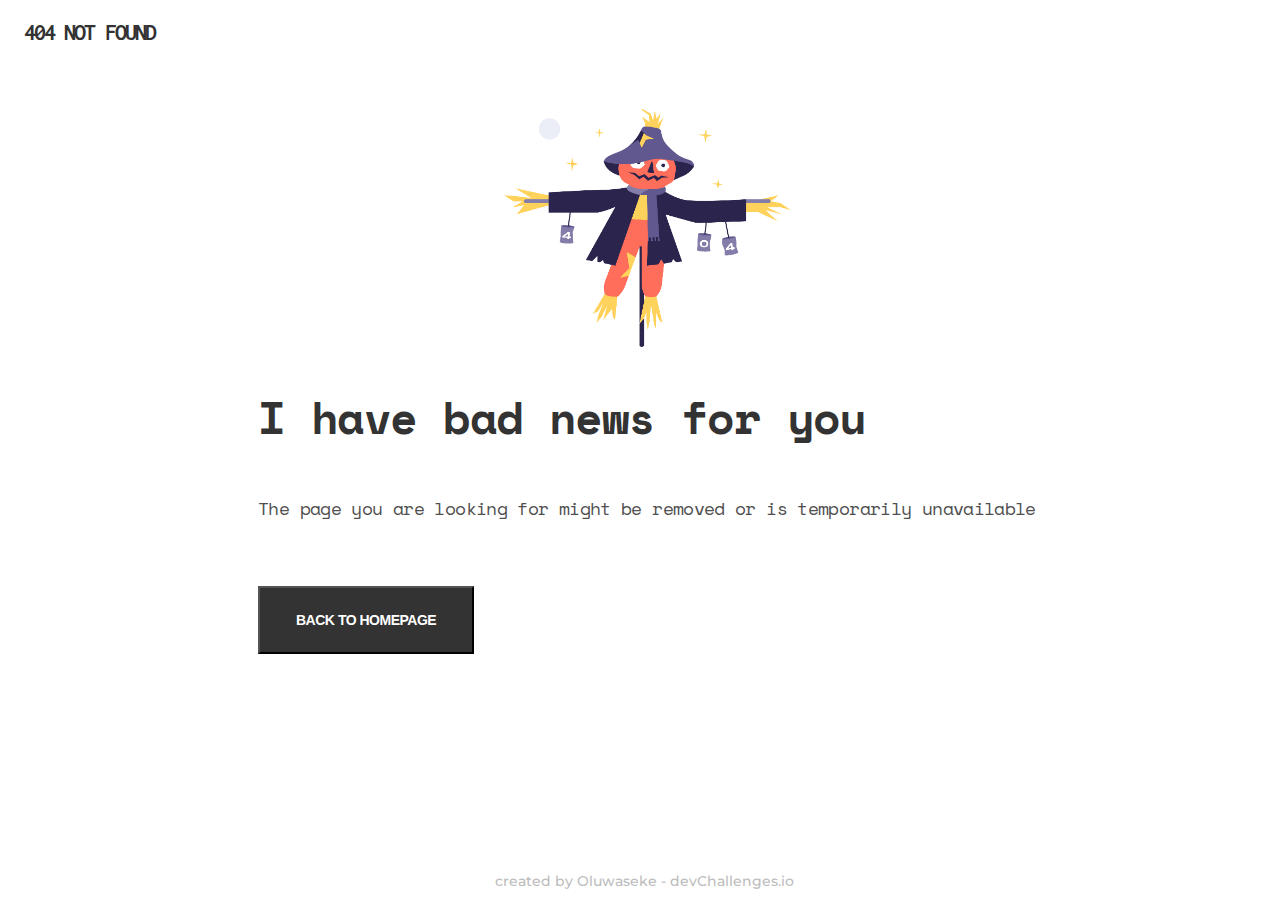
<file: 404Not_Found/index.html>
<!DOCTYPE html>
<html lang="en">
  <head>
    <meta charset="UTF-8" />
    <meta http-equiv="X-UA-Compatible" content="IE=edge" />
    <meta name="viewport" content="width=device-width, initial-scale=1.0" />
    <link rel="preconnect" href="https://fonts.googleapis.com" />
    <link rel="preconnect" href="https://fonts.gstatic.com" crossorigin />
    <link
      href="https://fonts.googleapis.com/css2?family=Inconsolata:wght@700&family=Montserrat:wght@400;500&family=Space+Mono:wght@400;700&display=swap"
      rel="stylesheet"
    />
    <link rel="stylesheet" href="./styles/styles.css" />
    <title>404 Not Found</title>
  </head>
  <body>
    <div class="container">
      <header>404 Not Found</header>
      <main>
        <img src="./Scarecrow.png" alt="Scarecrow" />
        <div>
          <h1>I have bad news for you</h1>
          <h6>
            The page you are looking for might be removed or is temporarily
            unavailable
          </h6>
          <button>Back to Homepage</button>
        </div>
      </main>
      <footer>created by Oluwaseke - devChallenges.io</footer>
    </div>
  </body>
</html>
</file>
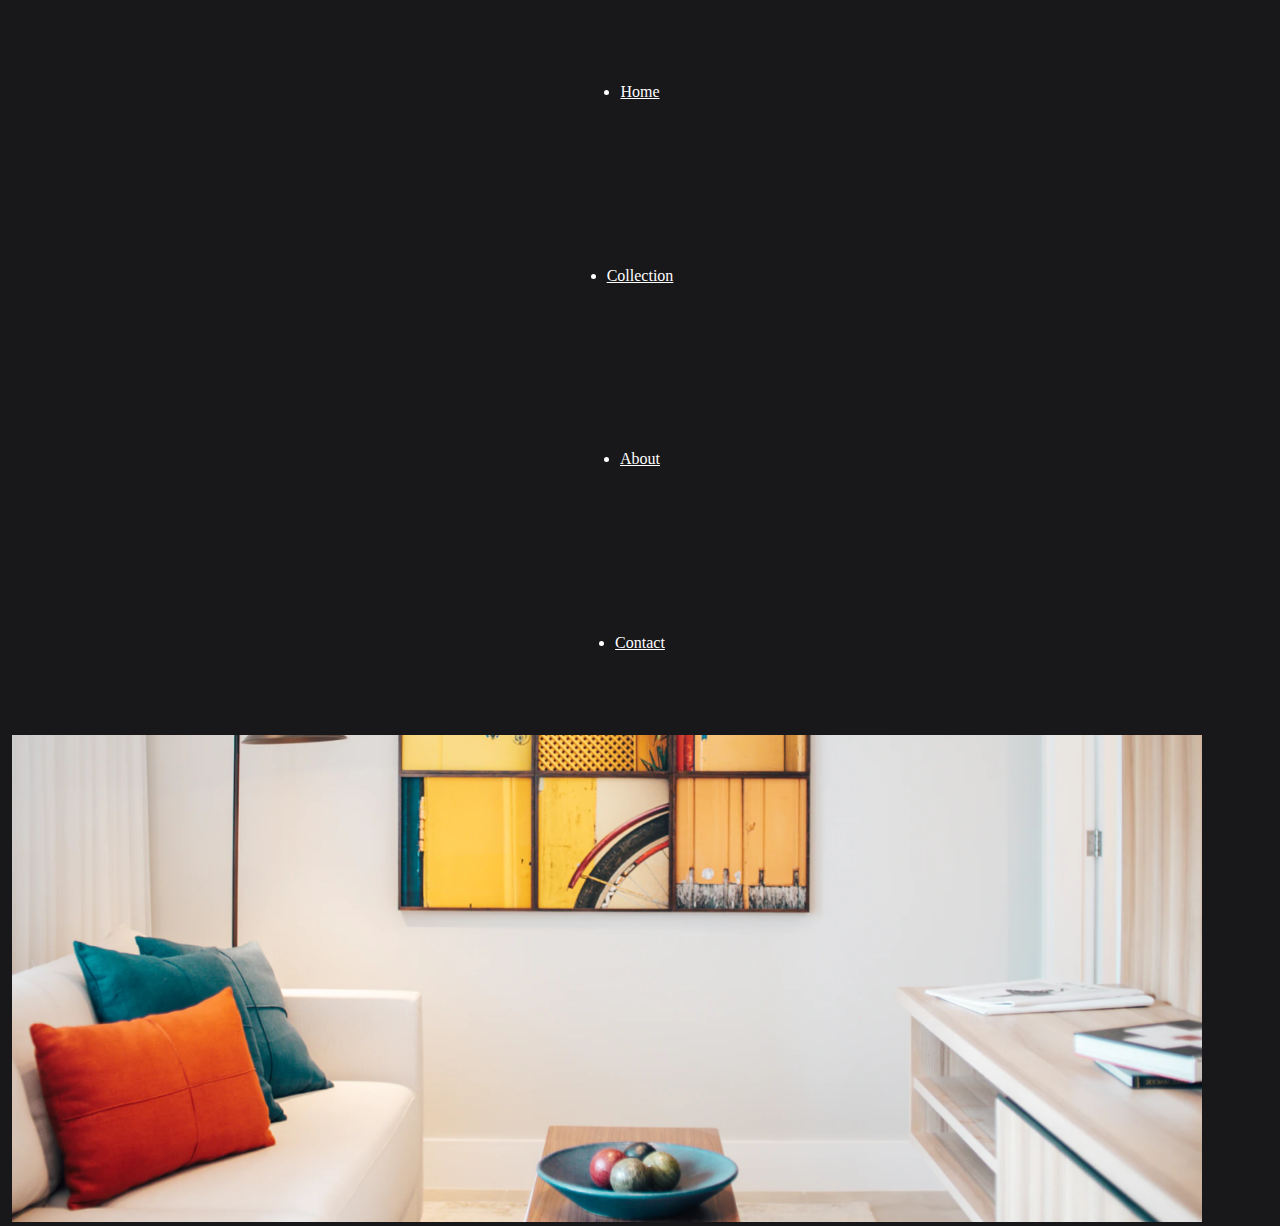
<file: interiorConsultant/index.html>
<!DOCTYPE html>
<html lang="en">
  <head>
    <meta charset="UTF-8" />
    <meta name="viewport" content="width=device-width, initial-scale=1.0" />
    <link rel="stylesheet" href="styles/style.css" />
    <link
      rel="stylesheet"
      href="https://cdnjs.cloudflare.com/ajax/libs/font-awesome/6.4.0/css/all.min.css"
      integrity="sha512-iecdLmaskl7CVkqkXNQ/ZH/XLlvWZOJyj7Yy7tcenmpD1ypASozpmT/E0iPtmFIB46ZmdtAc9eNBvH0H/ZpiBw=="
      crossorigin="anonymous"
      referrerpolicy="no-referrer"
    />
    <title>Document</title>
  </head>
  <body>
    <header>
      <div class="logo">This Interior</div>
      <input id="menu-toggle" type="checkbox" />
      <label class="menu-button-container" for="menu-toggle">
        <div class="menu-button"></div>
      </label>
      <nav>
        <ul class="overlay">
          <li><a href="#">Home</a></li>
          <li><a href="">Collection</a></li>
          <li><a href="">About</a></li>
          <li><a href="">Contact</a></li>
        </ul>
      </nav>
    </header>
    <main>
      <div>
        <h1>Modern interior</h1>
        <p>
          A full-Service residential & commercial interior design and staging
          company offering professional organizing & eco-services.
        </p>
        <h4>
          Read more
          <i class="fa-solid fa-arrow-right-long" style="color: #ffffff"></i>
        </h4>
      </div>
      <div class="container">
        <img src="photo1.png" alt="Interior Design" />
        <div class="profile">
          <div class="profile-data">
            <img src="photo2.png" alt="Aliza Webber" />
            <div>
              <h5>Aliza Webber</h5>
              <h6>Interior Designer</h6>
            </div>
          </div>
          <h2>Designed in 2020 by Aliza Webber</h2>
        </div>
      </div>
    </main>
    <footer>
      created by
      <a
        target="_blank"
        href="https://github.com/oluwaseke/devChallenges/tree/main/MyTeamPage"
        >oluwaseke</a
      >
      - devChallenges.io
    </footer>
  </body>
</html>
</file>
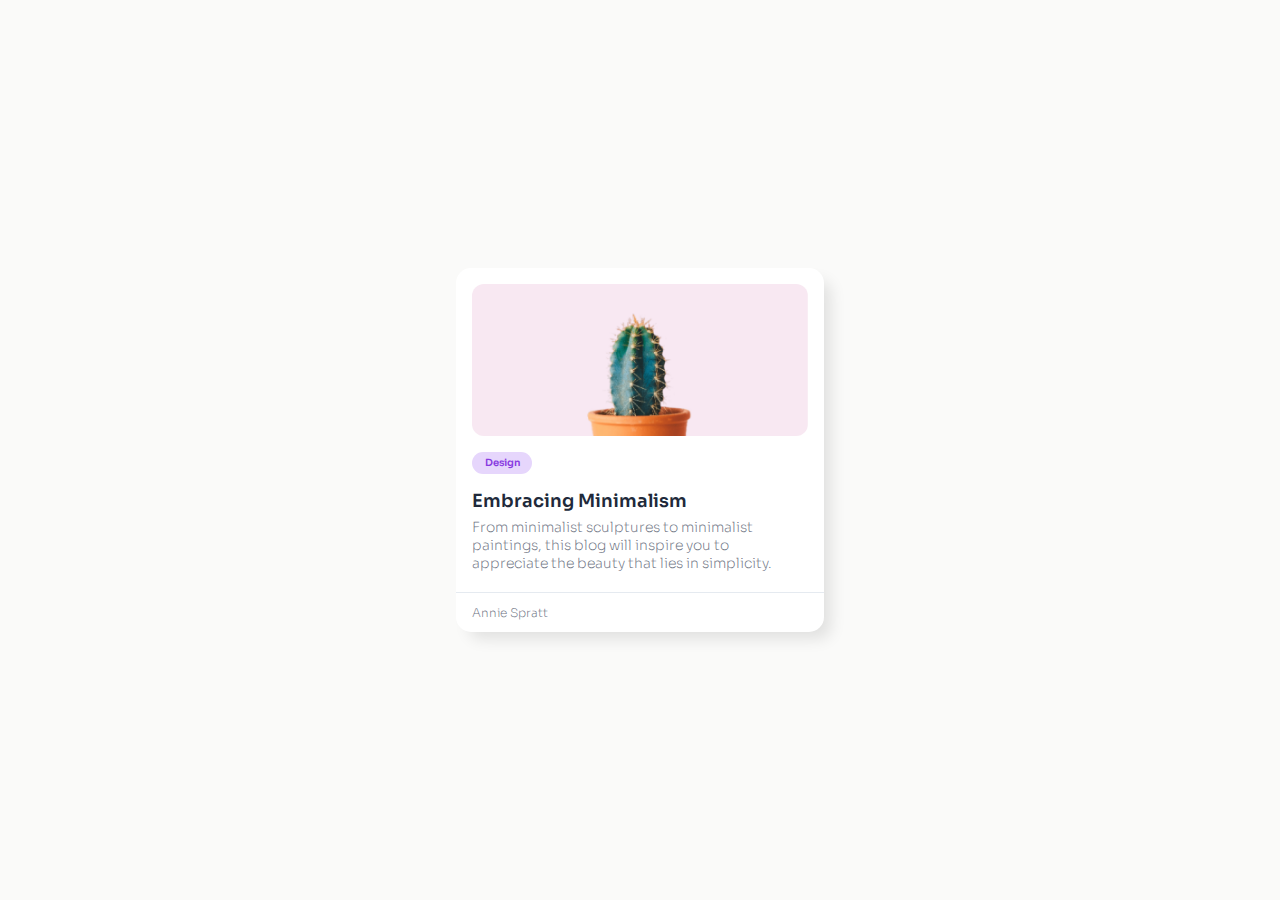
<file: minimal-blog-card/index.html>
<!DOCTYPE html>
<html lang="en">
  <head>
    <meta charset="UTF-8" />
    <meta name="viewport" content="width=device-width, initial-scale=1.0" />
    <title>Minimal Blog Card</title>
    <link rel="stylesheet" href="style.css" />
    <link rel="preconnect" href="https://fonts.googleapis.com" />
    <link rel="preconnect" href="https://fonts.gstatic.com" crossorigin />
    <link
      href="https://fonts.googleapis.com/css2?family=Sora:wght@200;400;600&display=swap"
      rel="stylesheet"
    />
  </head>
  <body>
    <div class="card">
      <div class="main">
        <img src="cactus_img.jpg" alt="Cactus" />
        <div class="tag">Design</div>
        <div class="body">
          <h4>Embracing Minimalism</h4>
          <p>
            From minimalist sculptures to minimalist paintings, this blog will
            inspire you to appreciate the beauty that lies in simplicity.
          </p>
        </div>
      </div>
      <div class="footer"><span>Annie Spratt</span></div>
    </div>
  </body>
</html>
</file>
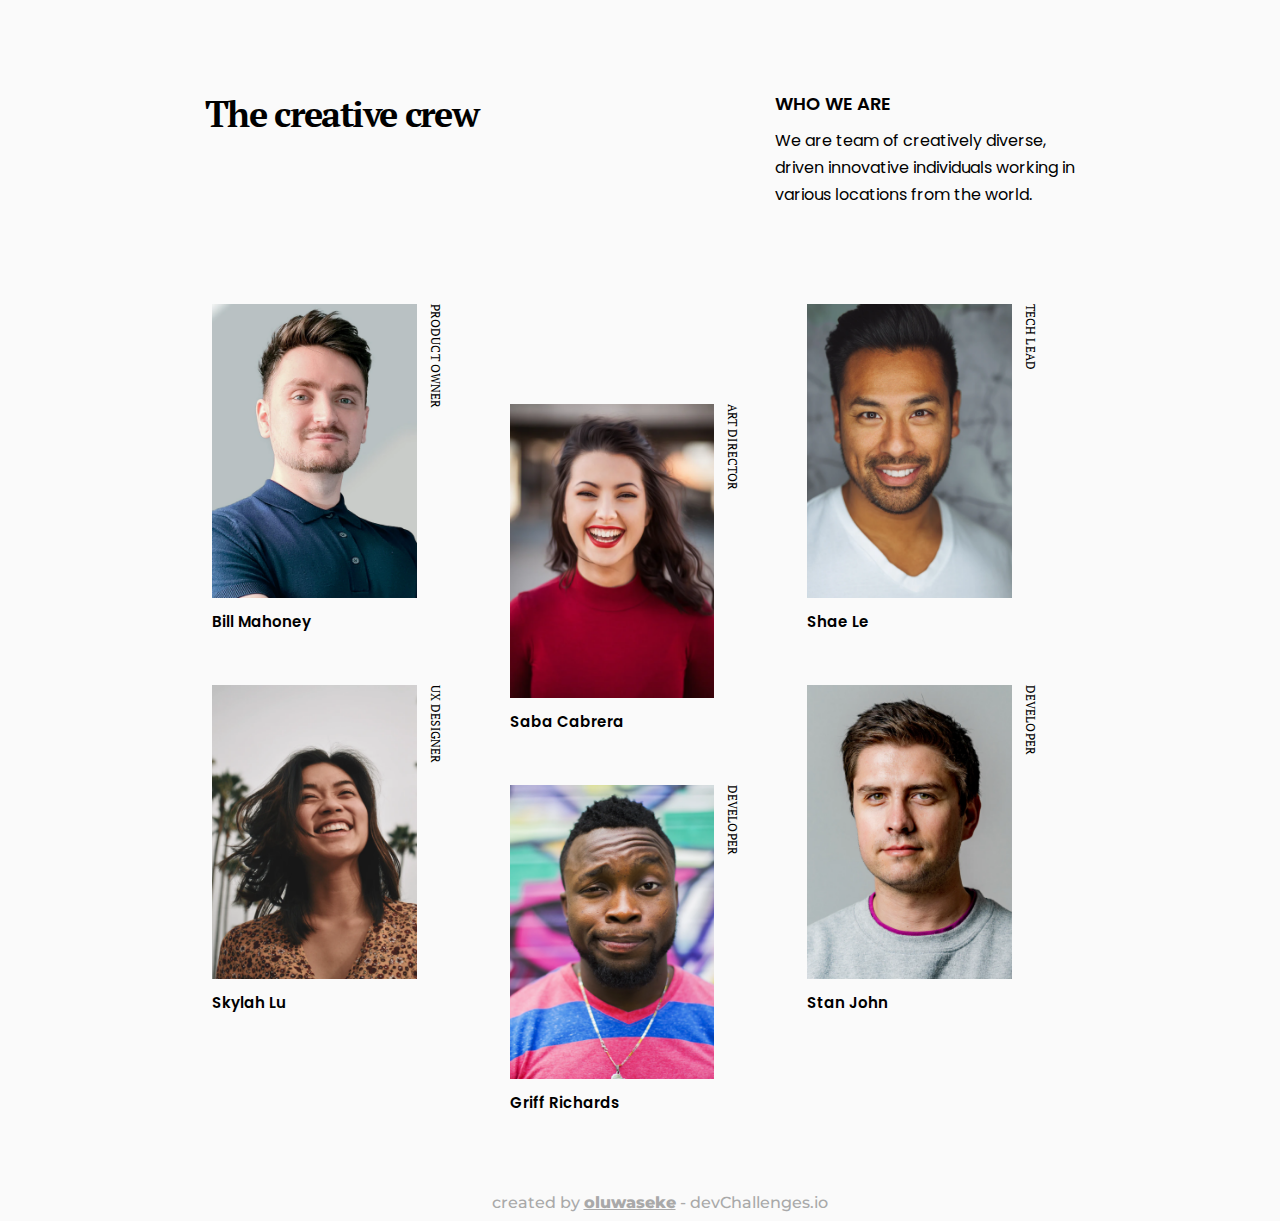
<file: MyTeamPage/index.html>
<!DOCTYPE html>
<html lang="en">
  <head>
    <meta charset="UTF-8" />
    <meta http-equiv="X-UA-Compatible" content="IE=edge" />
    <link rel="stylesheet" href="./styles/style.css" />
    <link rel="preconnect" href="https://fonts.googleapis.com" />
    <link rel="preconnect" href="https://fonts.gstatic.com" crossorigin />
    <link
      href="https://fonts.googleapis.com/css2?family=Montserrat:wght@500;700;800;900&family=PT+Serif:wght@400;700&family=Poppins:wght@400;500;600;700&display=swap"
      rel="stylesheet"
    />
    <meta name="viewport" content="width=device-width, initial-scale=1.0" />
    <title>My Team Page</title>
  </head>
  <body>
    <header>
      <h1>The creative crew</h1>
      <div>
        <h2>Who we are</h2>
        <h5>
          We are team of creatively diverse, driven innovative individuals
          working in various locations from the world.
        </h5>
      </div>
    </header>
    <main>
      <div class="cards-container">
        <div class="card">
          <div class="inner-card">
            <img src="assets/photo1.png" alt="Team Member" />
            <div class="rt-caption">Product owner</div>
          </div>
          <div class="bottom-caption">Bill Mahoney</div>
        </div>
        <div class="card">
          <div class="inner-card">
            <img src="assets/photo2.png" alt="Team Member" />
            <div class="rt-caption">Art director</div>
          </div>
          <div class="bottom-caption">Saba Cabrera</div>
        </div>
        <div class="card">
          <div class="inner-card">
            <img src="assets/photo3.png" alt="Team Member" />
            <div class="rt-caption">Tech Lead</div>
          </div>
          <div class="bottom-caption">Shae Le</div>
        </div>
        <div class="card">
          <div class="inner-card">
            <img src="assets/photo4.png" alt="Team Member" />
            <div class="rt-caption">UX Designer</div>
          </div>
          <div class="bottom-caption">Skylah Lu</div>
        </div>
        <div class="card">
          <div class="inner-card">
            <img src="assets/photo5.png" alt="Team Member" />
            <div class="rt-caption">Developer</div>
          </div>
          <div class="bottom-caption">Griff Richards</div>
        </div>
        <div class="card">
          <div class="inner-card">
            <img src="assets/photo6.png" alt="Team Member" />
            <div class="rt-caption">Developer</div>
          </div>
          <div class="bottom-caption">Stan John</div>
        </div>
      </div>
    </main>
    <footer>
      created by
      <a
        target="_blank"
        href="https://github.com/oluwaseke/devChallenges/tree/main/MyTeamPage"
        >oluwaseke</a
      >
      - devChallenges.io
    </footer>
  </body>
</html>
</file>
<file: 404Not_Found/styles/styles.css>
* {
  box-sizing: border-box;
}

body,
html {
  padding: 0;
  margin: 0;
}

.container {
  padding: 20px 10px 24px 24px;
  min-height: 1000px;
  position: relative;
}
.container header {
  font-family: "Inconsolata", monospace;
  font-weight: 700;
  font-size: 24px;
  line-height: 25px;
  letter-spacing: -0.08em;
  text-transform: uppercase;
  color: #333333;
}
.container main {
  margin-top: 64px;
  font-family: "Space Mono", monospace;
  display: flex;
  flex-direction: column;
  gap: 5px;
  align-items: center;
}
.container main img {
  width: 287px;
  height: 238px;
}
.container main h1 {
  color: #333333;
  font-weight: 700;
  font-size: 45px;
  line-height: 71px;
  letter-spacing: -0.035em;
  margin-bottom: 30px;
}
.container main h6 {
  color: #4f4f4f;
  font-weight: 400;
  font-size: 18px;
  line-height: 27px;
  letter-spacing: -0.035em;
  margin-bottom: 64px;
}
.container main button {
  background-color: #333333;
  width: 216px;
  height: 68px;
  color: #ffffff;
  font-weight: 700;
  font-size: 14px;
  line-height: 21px;
  letter-spacing: -0.035em;
  text-transform: uppercase;
  cursor: pointer;
}

footer {
  font-family: "Montserrat", sans-serif;
  text-align: center;
  font-weight: 500;
  font-size: 14px;
  line-height: 17px;
  color: #bdbdbd;
  position: absolute;
  bottom: 0;
  left: 50%;
  margin-left: -145.5px;
  padding-bottom: 10px;
}

@media screen and (min-width: 1366px) {
  .container {
    padding: 40px 120px 0 77px;
    min-height: 100vh;
  }
  .container main {
    margin-top: 75px;
    flex-direction: row;
    gap: 100px;
  }
  .container main img {
    width: 525px;
    height: 400px;
  }
  .container main h1 {
    font-size: 64px;
    line-height: 85px;
  }
  .container main h6 {
    font-size: 24px;
    line-height: 36px;
    width: 380px;
    margin-bottom: 50px;
  }
}
@media screen and (min-height: 765px) {
  .container {
    min-height: 100vh;
  }
}/*# sourceMappingURL=styles.css.map */
</file>
<file: interiorConsultant/styles/style.css>
@import url("https://fonts.googleapis.com/css2?family=Crimson+Pro:wght@200&family=Lora:wght@500;600;700&family=Montserrat:wght@400;500;600;700;800&display=swap");
* {
  box-sizing: border-box;
  margin: 0;
  padding: 0;
  background-color: #181719;
  color: #ffffff;
}

body {
  padding: 19px 12px;
  position: relative;
  height: 100%;
}

header {
  width: 100%;
  display: flex;
  justify-content: space-between;
  margin-bottom: 35px;
}
header .logo {
  font-family: "Crimson Pro", serif;
  font-size: 14px;
  font-weight: 200;
  display: flex;
  align-items: center;
  justify-content: center;
  text-transform: uppercase;
  border: 1px solid #ffffff;
  width: 103px;
  height: 31px;
}

.overlay {
  background-color: #181719;
  position: absolute;
  overflow: hidden;
  top: 0;
  left: 0;
  bottom: 0;
  right: 0;
  z-index: 5;
  display: grid;
  place-items: center;
}

main {
  display: flex;
  flex-direction: column;
}
main h1 {
  font-family: "Lora", serif;
  font-size: 36px;
  font-weight: 500;
  margin-bottom: 25px;
}
main p {
  width: 250px;
  margin-bottom: 25px;
  font-family: "Montserrat", sans-serif;
  font-weight: 400;
  font-size: 14px;
}
main h4 {
  display: flex;
  align-items: center;
  gap: 5px;
  margin-bottom: 37px;
  cursor: pointer;
  transition: all 0.2s;
  font-family: "Montserrat", sans-serif;
  font-size: 14px;
  font-weight: 600;
}

.container {
  position: relative;
  height: 345px;
  margin-bottom: 30px;
}
.container img {
  width: 93vw;
  height: 70vw;
}
.container .profile {
  position: absolute;
  bottom: 0;
  left: 10%;
  background-color: #181719;
  width: 80vw;
  height: 37vw;
  padding: 13px 19px;
}
.container .profile .profile-data {
  display: flex;
  gap: 14px;
  align-items: center;
  margin-bottom: 18px;
}
.container .profile .profile-data img {
  width: 36.585px;
  height: 36.585px;
  border-radius: 37px;
}
.container .profile .profile-data h5 {
  font-family: "Montserrat", sans-serif;
  font-size: 12px;
  font-weight: 500;
  margin-bottom: 5px;
}
.container .profile .profile-data h6 {
  color: #828282;
  font-size: 10px;
  font-family: "Montserrat", sans-serif;
  font-weight: 500;
}
.container .profile h2 {
  font-size: 18px;
  font-weight: 700;
  font-family: "Lora", serif;
  width: 210px;
}

footer {
  font-family: "Montserrat", sans-serif;
  font-weight: 500;
  font-size: 12px;
  text-align: center;
  background-color: transparent;
  color: #a9a9a9;
  /*  position: absolute;
  bottom: 0;
  left: 50%;
  margin-left: -123.5px; */
}
footer a {
  background-color: inherit;
  color: inherit;
  text-decoration: none;
  font-weight: 800;
  transition: all 0.2s;
}
footer a:hover, footer a:active {
  color: azure;
}/*# sourceMappingURL=style.css.map */
</file>
<file: minimal-blog-card/style.css>
* {
  margin: 0;
  padding: 0;
  box-sizing: border-box;
  font-family: "Sora", sans-serif;
}

html {
  height: 100%;
}

body {
  display: grid;
  place-items: center;
  height: 100%;
  background-color: #fafaf9;
}

.card {
  width: 368px;
  background-color: #ffffff;
  box-shadow: 10px 10px 15px -3px rgba(0, 0, 0, 0.1);
  border-radius: 15px;
}
.card .main {
  padding: 16px;
  display: flex;
  flex-direction: column;
  gap: 16px;
}
.card .main img {
  border-radius: 12px;
}
.card .main .tag {
  font-size: 10px;
  font-weight: 600;
  color: #883ae1;
  background-color: #e6d6fc;
  height: 22px;
  width: 60px;
  border-radius: 30px;
  display: grid;
  place-items: center;
}
.card .main h4 {
  color: #20293a;
  margin-bottom: 6px;
  font-size: 18px;
  font-weight: 600;
}
.card .main p {
  color: #6c727f;
  width: 310px;
  margin-bottom: 4px;
  font-size: 14px;
  font-weight: 200;
}
.card .footer {
  border-top: 1px solid #e5eaf0;
  height: 40px;
  width: 100%;
  color: #6c727f;
  display: flex;
  align-items: center;
  padding-left: 16px;
  font-size: 12px;
  font-weight: 200;
}

@media only screen and (max-width: 650px) {
  .card {
    width: 220px;
  }
  .card .main {
    padding: 10px;
    gap: 10px;
  }
  .card .main .tag {
    height: 17px;
    width: 44px;
    font-size: 7.5px;
  }
  .card .main h4 {
    font-size: 11px;
  }
  .card .main p {
    width: auto;
    font-size: 9px;
    width: 195px;
  }
  .card .footer {
    height: 30px;
    padding-left: 10px;
    font-size: 8px;
  }
}/*# sourceMappingURL=style.css.map */
</file>
<file: MyTeamPage/styles/style.css>
* {
  box-sizing: border-box;
  margin: 0;
  padding: 0;
}

html {
  font-size: 16px;
}

body {
  background-color: #fafafa;
  position: relative;
  padding: 71px 12px;
}

header {
  display: flex;
  flex-direction: column;
  gap: 38px;
  margin-bottom: 40px;
}
header h1 {
  font-family: "PT Serif", serif;
  font-weight: 700;
  font-size: 36px;
  line-height: 48px;
  letter-spacing: -0.045em;
  color: #000000;
}
header h2 {
  font-family: "Poppins", sans-serif;
  font-weight: 600;
  font-size: 18px;
  line-height: 27px;
  text-transform: uppercase;
  color: #000000;
}
header h5 {
  font-family: "Poppins", sans-serif;
  font-weight: 400;
  font-size: 14px;
  line-height: 21px;
  width: 340px;
  color: #000000;
}

.cards-container {
  width: 100%;
  display: grid;
  grid-template-columns: 1fr 1fr;
  grid-template-rows: auto;
  -moz-column-gap: 18px;
       column-gap: 18px;
  row-gap: 50px;
  justify-content: center;
  margin-bottom: 100px;
  padding-left: 7px;
}

.card:nth-child(even) {
  position: relative;
  top: 50px;
}

.card .inner-card {
  display: flex;
  gap: 6px;
}
.card .rt-caption {
  text-transform: uppercase;
  writing-mode: vertical-lr;
  font-family: "PT Serif", serif;
  font-weight: 400;
  font-size: 10px;
  line-height: 13px;
  color: #000000;
  letter-spacing: 0.1px;
}
.card .bottom-caption {
  color: #000000;
  margin-top: 10px;
  font-family: "Poppins", sans-serif;
  font-weight: 600;
  font-size: 14px;
  font-letter-spacing: 0.25px;
  line-height: 21px;
}
.card img {
  width: 135px;
  height: 207px;
}

footer {
  padding-bottom: 10px;
  text-align: center;
  color: #a9a9a9;
  position: absolute;
  bottom: 0;
  left: 50%;
  margin-left: -130px;
  font-family: "Montserrat", sans-serif;
  font-weight: 500;
  font-size: 12px;
  line-height: 17px;
}
footer a {
  color: inherit;
  font-weight: 800;
  transition: all 0.3s;
}
footer a:hover {
  color: #000000;
}

@media screen and (min-width: 780px) {
  body {
    padding: 7vw 16vw;
  }
  header {
    flex-direction: row;
    gap: 0;
    justify-content: space-between;
    width: 100%;
    margin-bottom: 96px;
  }
  header h1 {
    font-size: 28px;
  }
  header h2 {
    font-size: 16px;
    margin-bottom: 10px;
  }
  header h5 {
    font-size: 14px;
    line-height: 27px;
    width: 255px;
  }
  .cards-container {
    grid-template-columns: 1fr 1fr 1fr;
    -moz-column-gap: 30px;
         column-gap: 30px;
    margin-bottom: 115px;
  }
  .card .inner-card {
    gap: 10px;
  }
  .card img {
    width: 16vw;
    height: 23vw;
  }
  .card .rt-caption {
    line-height: 16px;
    font-size: 10px;
  }
  .card .bottom-caption {
    line-height: 27px;
    font-size: 12px;
  }
  .card:nth-child(even) {
    top: 0;
  }
  .card:nth-child(3n+2) {
    position: relative;
    top: 100px;
  }
  footer {
    margin-left: -111.5px;
  }
}
@media screen and (min-width: 1000px) {
  header h1 {
    font-size: 36px;
  }
  header h2 {
    font-size: 18px;
  }
  header h5 {
    font-size: 16px;
    width: 300px;
  }
  .card .rt-caption {
    font-size: 12px;
  }
  .card .bottom-caption {
    font-size: 15px;
  }
  footer {
    font-size: 16px;
    margin-left: -148.5px;
  }
}
@media screen and (min-width: 1300px) {
  header h1 {
    font-size: 40px;
    width: -moz-max-content;
    width: max-content;
  }
  header h2 {
    font-size: 24px;
  }
  header h5 {
    font-size: 18px;
    width: 400px;
  }
  .card .rt-caption {
    font-size: 14px;
  }
  .card .bottom-caption {
    font-size: 16px;
  }
  footer {
    /* font-size: 16px;
    margin-left: -148.5px; */
  }
}/*# sourceMappingURL=style.css.map */
</file>
